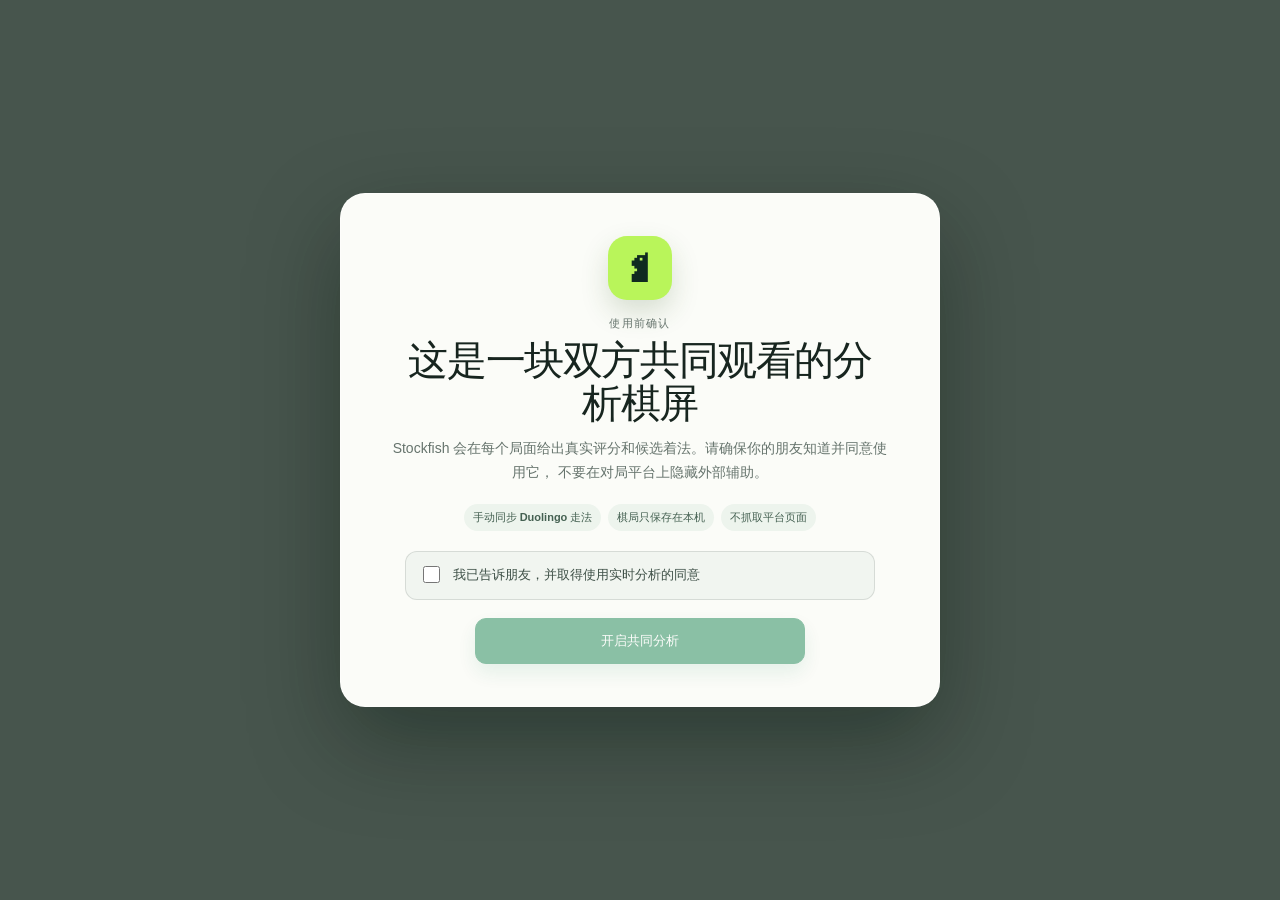
<file: index.html>
<!doctype html>
<html lang="zh-CN">
  <head>
    <meta charset="UTF-8" />
    <meta name="viewport" content="width=device-width, initial-scale=1.0" />
    <meta
      name="description"
      content="与 Duolingo 同屏使用的国际象棋实时分析教练台"
    />
    <meta name="theme-color" content="#0d2a20" />
    <meta name="application-name" content="棋教练" />
    <meta name="mobile-web-app-capable" content="yes" />
    <meta name="apple-mobile-web-app-capable" content="yes" />
    <meta name="apple-mobile-web-app-title" content="棋教练" />
    <meta name="apple-mobile-web-app-status-bar-style" content="black-translucent" />
    <link rel="icon" type="image/png" href="./icons/icon-192.png" />
    <link rel="apple-touch-icon" href="./icons/apple-touch-icon.png" />
    <title>同屏棋教练 · Stockfish 19</title>
    <script type="module" crossorigin src="./assets/index-Cf8AJiIF.js"></script>
    <link rel="stylesheet" crossorigin href="./assets/index-dAoRSckK.css">
  <link rel="manifest" href="./manifest.webmanifest"></head>
  <body>
    <div id="root"></div>
  </body>
</html>
</file>
<file: assets/index-dAoRSckK.css>
:root{color:#17251f;font-synthesis:none;text-rendering:optimizelegibility;--ink:#17251f;--muted:#66746d;--paper:#fbfcf8;--green:#0aa35a;--green-dark:#087a45;--green-pale:#dff5e9;--line:#17251f1f;--shadow:0 18px 50px #132d211a;background:#edf0e9;font-family:Segoe UI,Microsoft YaHei,PingFang SC,Noto Sans CJK SC,sans-serif}*{box-sizing:border-box}html{background:radial-gradient(circle at 12% 5%,#5bbe852e,#0000 28%),radial-gradient(circle at 92% 32%,#f2c7662e,#0000 24%),#edf0e9;min-width:320px;min-height:100%}body{min-width:320px;min-height:100vh;margin:0}button,textarea,input{font:inherit}button{color:inherit}button:focus-visible,textarea:focus-visible,input:focus-visible{outline-offset:2px;outline:3px solid #0aa35a59}button:disabled{cursor:not-allowed;opacity:.46}.app-shell{width:min(1520px,100% - 40px);margin:0 auto;padding:24px 0 36px}.topbar{color:#f7fbf8;background:#0d2a20;border-radius:20px;grid-template-columns:minmax(180px,1fr) auto minmax(180px,1fr);align-items:center;gap:24px;padding:14px 18px;display:grid;box-shadow:0 18px 44px #061e1638}.brand{align-items:center;gap:12px;display:flex}.brand-mark{color:#0d2a20;background:#b9f55a;border-radius:14px;place-items:center;width:46px;height:46px;font-size:28px;display:grid;box-shadow:inset 0 -3px #0000001f}.brand-kicker,.eyebrow{color:var(--muted);letter-spacing:.12em;text-transform:uppercase;font-size:11px;font-weight:750;display:block}.brand-kicker{color:#9fb8ac;letter-spacing:.08em}.brand h1{margin:1px 0 0;font-size:22px;line-height:1}.fair-mode{background:#ffffff0e;border:1px solid #ffffff1f;border-radius:13px;align-items:center;gap:10px;min-width:255px;padding:9px 13px;display:flex}.fair-mode div{flex-direction:column;gap:2px;display:flex}.fair-mode strong{font-size:13px}.fair-mode div span{color:#abc1b7;font-size:11px}.live-dot{background:#b9f55a;border-radius:50%;width:9px;height:9px;animation:2.4s ease-in-out infinite breathe;box-shadow:0 0 0 5px #b9f55a1f}.quiet-button{color:#d0ded6;cursor:pointer;background:0 0;border:1px solid #ffffff29;border-radius:10px;padding:9px 13px}.quiet-button:hover{color:#fff;border-color:#ffffff52}.header-actions{justify-self:end;gap:8px;display:flex}.offline-dot{background:#e09b20;box-shadow:0 0 0 5px #e09b2024}.setup-bar{-webkit-backdrop-filter:blur(12px);backdrop-filter:blur(12px);background:#fbfcf8d1;border:1px solid #17251f1a;border-radius:16px;flex-wrap:wrap;align-items:center;gap:18px;margin:18px 0;padding:12px 16px;display:flex;box-shadow:0 8px 24px #17251f0b}.setting-group{align-items:center;gap:9px;display:flex}.setting-label{color:var(--muted);font-size:12px;font-weight:700}.segmented-control{background:#e9ede7;border-radius:11px;gap:4px;padding:4px;display:flex}.segmented-control button{color:#617068;cursor:pointer;background:0 0;border:0;border-radius:8px;padding:8px 13px;font-size:13px;font-weight:700}.segmented-control button:hover{color:var(--ink)}.segmented-control button.active{color:var(--ink);background:#fff;box-shadow:0 2px 8px #17251f1c}.segmented-control.compact button{padding:6px 11px}.auto-switch{border:1px solid var(--line);cursor:pointer;background:#f1f4ef;border-radius:12px;align-items:center;gap:10px;min-width:174px;padding:7px 9px 7px 11px;transition:background .16s,border-color .16s;display:flex;position:relative}.auto-switch.active{background:var(--green-pale);border-color:#0aa35a59}.auto-switch-copy{flex-direction:column;flex:1;gap:1px;min-width:0;display:flex}.auto-switch-copy strong{font-size:12px}.auto-switch-copy small{color:var(--muted);white-space:nowrap;font-size:10px}.auto-switch input{z-index:1;opacity:0;cursor:pointer;width:100%;height:100%;position:absolute;inset:0}.switch-track{background:#aab5ae;border-radius:999px;flex:none;width:36px;height:21px;transition:background .16s;position:relative}.switch-track span{background:#fff;border-radius:50%;width:15px;height:15px;transition:transform .16s;position:absolute;top:3px;left:3px;box-shadow:0 2px 5px #17251f33}.auto-switch input:checked+.switch-track{background:var(--green)}.auto-switch input:checked+.switch-track span{transform:translate(15px)}.auto-switch input:focus-visible+.switch-track{outline-offset:2px;outline:3px solid #0aa35a59}.turn-indicator{color:#45564e;align-items:center;gap:8px;margin-left:auto;font-size:13px;font-weight:700;display:flex}.piece-dot{border:2px solid #385046;border-radius:50%;width:10px;height:10px}.piece-dot.white{background:#fff}.piece-dot.black{background:#1a2922}.workspace{grid-template-columns:minmax(520px,1.4fr) minmax(380px,.86fr);align-items:start;gap:20px;display:grid}.board-column{min-width:0;box-shadow:var(--shadow);background:#fbfcf8eb;border:1px solid #17251f1a;border-radius:24px;padding:22px}.board-heading,.section-heading,.dialog-heading,.status-line{justify-content:space-between;align-items:center;gap:16px;display:flex}.board-heading{margin-bottom:15px}.board-heading h2,.section-heading h3,.dialog-heading h2{margin:3px 0 0;line-height:1.15}.board-heading h2{font-size:clamp(19px,2.1vw,26px)}.section-heading h3,.dialog-heading h2{font-size:18px}.text-button{color:var(--green-dark);cursor:pointer;background:0 0;border:0;padding:5px;font-size:13px;font-weight:750}.text-button:hover,.text-button.active{color:var(--green);text-underline-offset:4px;text-decoration:underline}.board-frame{width:min(100%,760px);margin:0 auto;position:relative}.board-frame [id=analysis-chessboard]{width:100%!important}.board-help{min-height:18px;color:var(--muted);text-align:center;margin:12px 0 8px;font-size:12px}.board-legend{color:#68776f;flex-wrap:wrap;justify-content:center;gap:15px;font-size:11px;display:flex}.board-legend span{align-items:center;gap:5px;display:flex}.board-legend i{border-radius:999px;width:16px;height:4px}.board-legend .last-move-key{background:#ffc936b8;height:9px}.promotion-picker{-webkit-backdrop-filter:blur(4px);backdrop-filter:blur(4px);background:#091b1494;border-radius:14px;place-items:center;padding:20px;display:grid;position:absolute;inset:0}.promotion-card{background:#fff;border-radius:18px;flex-direction:column;gap:14px;width:min(280px,100%);padding:20px;display:flex;box-shadow:0 20px 50px #03140d47}.promotion-options{grid-template-columns:repeat(4,1fr);gap:7px;display:grid}.promotion-options button{aspect-ratio:1;border:1px solid var(--line);cursor:pointer;background:#f2f5ef;border-radius:11px;font-size:17px;font-weight:800}.promotion-options button:hover{color:var(--green-dark);background:var(--green-pale)}.action-bar{flex-wrap:wrap;gap:8px;margin-top:18px;display:flex}.secondary-button,.primary-button{cursor:pointer;border-radius:11px;padding:10px 15px;font-size:13px;font-weight:750}.secondary-button{border:1px solid var(--line);background:#fff}.secondary-button:hover{background:#f7fbf7;border-color:#0aa35a66}.primary-button{border:1px solid var(--green-dark);color:#fff;background:var(--green-dark);box-shadow:0 9px 20px #087a4533}.primary-button:not(:disabled):hover{background:var(--green);border-color:var(--green);transform:translateY(-1px)}.sync-note{color:#53635b;background:#eef5ef;border-radius:11px;gap:10px;margin-top:14px;padding:11px 13px;font-size:12px;display:flex}.sync-note strong{color:var(--green-dark);flex:none}.analysis-column{flex-direction:column;gap:12px;display:flex}.status-card,.evaluation-card,.candidates-card,.coach-card,.history-card{background:#fbfcf8f0;border:1px solid #17251f1a;border-radius:18px;box-shadow:0 10px 28px #17251f0f}.status-card{padding:15px 16px}.status-line{justify-content:flex-start}.status-line>div{flex-direction:column;gap:2px;display:flex}.status-line strong{font-size:14px}.status-line .text-button{margin-left:auto}.status-dot{border-radius:50%;flex:none;width:10px;height:10px}.status-loading,.status-analyzing{background:#e09b20;animation:1.2s ease-in-out infinite breathe;box-shadow:0 0 0 5px #e09b201a}.status-ready{background:var(--green);box-shadow:0 0 0 5px #0aa35a1a}.status-error{background:#cc5644}.status-idle{background:#97a19c}.engine-loading{margin-top:14px}.engine-loading p,.engine-error p{color:var(--muted);margin:8px 0 0;font-size:12px;line-height:1.5}.loading-track{background:#e5eae3;border-radius:999px;height:5px;overflow:hidden}.loading-track span{background:linear-gradient(90deg, var(--green), #b9f55a);border-radius:inherit;width:42%;height:100%;animation:1.7s ease-in-out infinite alternate loading;display:block}.engine-error,.engine-error .secondary-button{margin-top:10px}.evaluation-card{grid-template-columns:minmax(0,1fr) 24px;gap:8px 18px;padding:17px;display:grid}.evaluation-copy{flex-direction:column;justify-content:center;min-height:94px;display:flex}.evaluation-copy strong{font-variant-numeric:tabular-nums;letter-spacing:-.03em;margin:5px 0;font-size:clamp(24px,2.8vw,35px)}.evaluation-copy>span:last-child{color:var(--muted);font-size:12px}.evaluation-bar{background:#17251f;border:2px solid #17251f;border-radius:999px;grid-row:span 2;height:118px;position:relative;overflow:hidden}.white-share{background:#f3f5ed;width:100%;transition:height .38s;position:absolute;bottom:0}.midline{background:#0aa35a;width:100%;height:1px;position:absolute;top:50%;left:0}.win-rate{color:var(--muted);font-variant-numeric:tabular-nums;justify-content:space-between;font-size:11px;display:flex}.candidates-card,.coach-card,.history-card{padding:16px}.turn-chip,.privacy-chip,.game-summary{color:#52625a;white-space:nowrap;background:#edf2ec;border-radius:999px;padding:5px 8px;font-size:10px;font-weight:750}.privacy-chip{color:var(--green-dark);background:var(--green-pale)}.candidate-list{flex-direction:column;gap:7px;margin:13px 0 0;padding:0;list-style:none;display:flex}.candidate-list li{background:#f1f4ef;border-radius:11px;grid-template-columns:28px minmax(0,1fr) auto;align-items:center;gap:9px;padding:9px;display:grid}.candidate-index{color:#fff;border-radius:8px;place-items:center;width:27px;height:27px;font-size:12px;font-weight:850;display:grid}.candidate-main{flex-direction:column;gap:2px;min-width:0;display:flex}.candidate-main strong{font-size:15px}.candidate-main span{color:var(--muted);white-space:nowrap;text-overflow:ellipsis;font-family:Cascadia Mono,Consolas,monospace;font-size:10px;overflow:hidden}.candidate-score{color:#34483d;font-variant-numeric:tabular-nums;background:#fff;border-radius:7px;padding:4px 7px;font-family:Cascadia Mono,Consolas,monospace;font-size:11px;font-weight:750}.candidate-empty,.empty-history{color:var(--muted);text-align:center;border:1px dashed #17251f29;border-radius:11px;margin:12px 0 0;padding:18px 12px;font-size:12px;line-height:1.55}.coach-list{flex-direction:column;gap:9px;margin:13px 0 0;padding:0;list-style:none;display:flex}.coach-list li{color:#405148;background:#f3f6f1;border-radius:10px;padding:10px 11px 10px 30px;font-size:12px;line-height:1.62;position:relative}.coach-list li:before{color:var(--green);content:"◆";font-size:10px;position:absolute;top:9px;left:11px}.move-list{max-height:160px;margin:12px 0 0;padding:0 5px 0 0;list-style:none;overflow:auto}.move-list li{border-bottom:1px solid #17251f12;grid-template-columns:34px 1fr 1fr;gap:8px;padding:5px 8px;font-family:Cascadia Mono,Consolas,monospace;font-size:12px;display:grid}.move-number{color:#8b9891}.footer{color:#7b8881;flex-wrap:wrap;justify-content:space-between;gap:10px;padding:18px 4px 0;font-size:10px;display:flex}.modal-backdrop{z-index:100;-webkit-backdrop-filter:blur(10px);backdrop-filter:blur(10px);background:#071911b8;place-items:center;padding:20px;display:grid;position:fixed;inset:0;overflow-y:auto}.consent-card,.data-dialog,.install-dialog{background:#fbfcf8;border:1px solid #ffffff80;border-radius:25px;width:min(600px,100%);padding:clamp(24px,4vw,42px);box-shadow:0 34px 90px #00120a61}.consent-card{text-align:center}.consent-mark{color:#102a20;background:#b9f55a;border-radius:19px;place-items:center;width:64px;height:64px;margin:0 auto 16px;font-size:43px;display:grid;box-shadow:0 12px 28px #305a222e}.consent-card h1{letter-spacing:-.035em;max-width:500px;margin:8px auto 12px;font-size:clamp(26px,4.5vw,40px);line-height:1.08}.consent-card>p{max-width:500px;color:var(--muted);margin:0 auto;font-size:14px;line-height:1.7}.consent-facts{flex-wrap:wrap;justify-content:center;gap:7px;margin:20px 0;display:flex}.consent-facts span{color:#456152;background:#edf4ed;border-radius:999px;padding:6px 9px;font-size:11px;font-weight:700}.consent-check{text-align:left;border:1px solid var(--line);color:#3e5047;cursor:pointer;background:#f1f5f0;border-radius:12px;align-items:flex-start;gap:10px;max-width:470px;margin:0 auto 18px;padding:13px;font-size:13px;line-height:1.5;display:flex}.consent-check input{width:17px;height:17px;accent-color:var(--green);margin-top:1px}.consent-card>.primary-button{width:min(330px,100%);padding:13px 20px}.data-dialog{padding:24px}.install-dialog{width:min(560px,100%);padding:24px}.install-intro{color:var(--muted);margin:18px 0;font-size:13px;line-height:1.7}.install-steps{flex-direction:column;gap:9px;margin:0;padding:0;list-style:none;display:flex}.install-steps li{color:#405148;background:#f1f5f0;border-radius:11px;align-items:center;gap:11px;padding:11px;font-size:13px;line-height:1.45;display:flex}.install-steps li>span{color:#fff;background:var(--green-dark);border-radius:50%;flex:none;place-items:center;width:25px;height:25px;font-size:11px;font-weight:800;display:grid}.install-caution{color:#6b5c34;background:#fff7df;border:1px solid #c495242e;border-radius:11px;flex-direction:column;gap:4px;margin-top:16px;padding:12px;font-size:11px;line-height:1.55;display:flex}.icon-button{color:#607068;cursor:pointer;background:#edf1eb;border:0;border-radius:10px;place-items:center;width:36px;height:36px;font-size:24px;display:grid}.data-dialog>.segmented-control{width:max-content;margin:20px 0 10px}.dialog-actions{gap:15px;margin-bottom:8px;display:flex}.data-field{color:#53635b;flex-direction:column;gap:7px;font-size:12px;font-weight:700;display:flex}.data-field textarea{resize:vertical;color:#24382e;border:1px solid var(--line);background:#f1f4ef;border-radius:12px;width:100%;min-height:210px;padding:13px;font-family:Cascadia Mono,Consolas,monospace;font-size:12px;line-height:1.55}.field-error{color:#b34031;margin:8px 0 0;font-size:12px}.dialog-footer{justify-content:flex-end;align-items:center;gap:14px;margin-top:17px;display:flex}.toast{z-index:120;color:#fff;background:#173a2b;border:1px solid #ffffff21;border-radius:12px;max-width:min(420px,100vw - 48px);padding:12px 16px;font-size:13px;position:fixed;bottom:24px;right:24px;box-shadow:0 15px 35px #03180e40}@keyframes breathe{0%,to{opacity:.62;transform:scale(.92)}50%{opacity:1;transform:scale(1)}}@keyframes loading{0%{transform:translate(-15%)}to{transform:translate(145%)}}@media (width<=1080px){.workspace{grid-template-columns:minmax(0,1fr)}.analysis-column{grid-template-columns:repeat(2,minmax(0,1fr));display:grid}.status-card,.evaluation-card{align-self:stretch}}@media (width<=760px){.app-shell{width:min(100% - 20px,680px);padding-top:10px}.topbar{border-radius:16px;grid-template-columns:1fr auto;gap:12px;padding:12px}.fair-mode{grid-area:2/1/auto/-1;min-width:0}.quiet-button{padding:8px 10px}.header-actions{gap:5px}.setup-bar{gap:10px;margin:11px 0;padding:10px 12px}.turn-indicator{width:100%;margin-left:0;padding-top:3px}.board-column{border-radius:18px;padding:13px}.board-heading{padding:2px 3px 0}.action-bar{grid-template-columns:repeat(2,1fr);display:grid}.sync-note{flex-direction:column;gap:3px}.analysis-column{display:flex}.footer{flex-direction:column}.consent-card,.data-dialog{border-radius:20px;padding:22px 18px}.toast{bottom:12px;right:12px}}@media (width<=430px){.segmented-control button{padding:7px 9px;font-size:12px}.setting-group{flex:100%;justify-content:space-between}.board-help{padding:0 8px;line-height:1.5}.evaluation-card{grid-template-columns:minmax(0,1fr) 20px}}@media (prefers-reduced-motion:reduce){*,:before,:after{scroll-behavior:auto!important;transition-duration:.01ms!important;animation-duration:.01ms!important;animation-iteration-count:1!important}}
</file>
